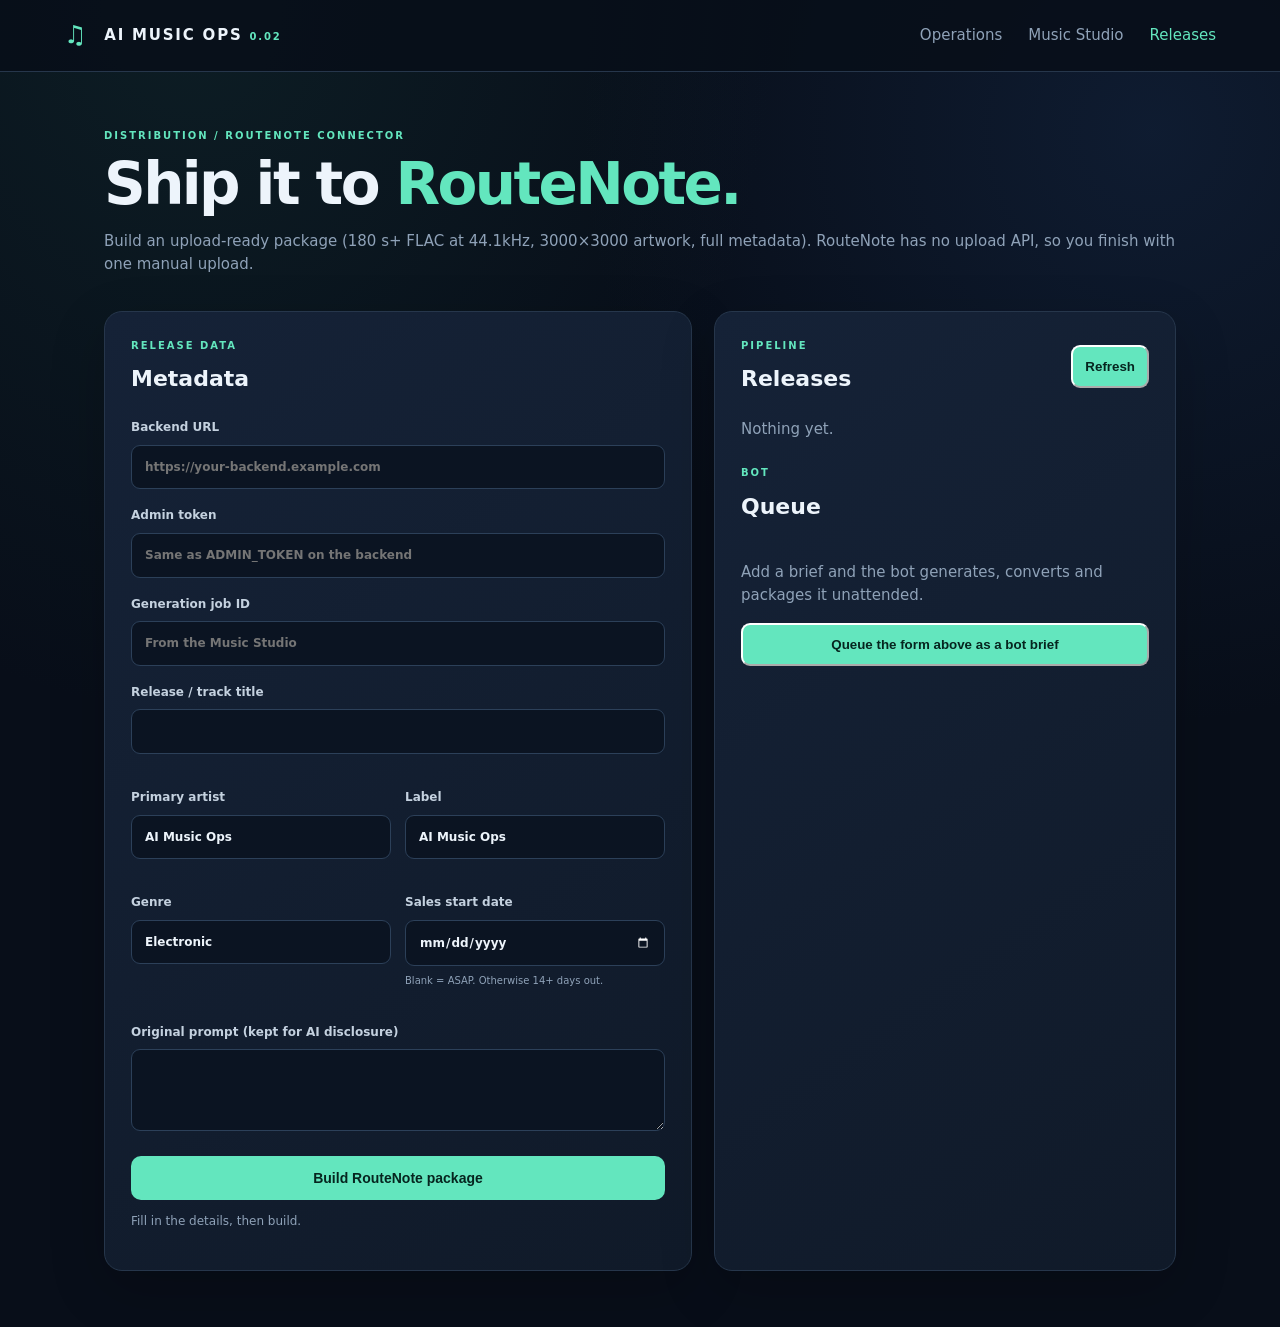
<file: releases.html>
<!doctype html>
<html lang="en">
<head>
  <meta charset="utf-8">
  <meta name="viewport" content="width=device-width,initial-scale=1">
  <meta name="theme-color" content="#0b1220">
  <title>AI Music Ops — RouteNote Releases</title>
  <link rel="stylesheet" href="music-studio.css">
</head>
<body>
  <header class="topbar">
    <a class="brand" href="index.html"><span class="brand-mark">♫</span> AI MUSIC OPS <small>0.02</small></a>
    <nav><a href="index.html">Operations</a><a href="music-studio.html">Music Studio</a><a class="active" href="releases.html">Releases</a></nav>
  </header>
  <main class="shell">
    <section class="intro">
      <p class="eyebrow">DISTRIBUTION / ROUTENOTE CONNECTOR</p>
      <h1>Ship it to <span>RouteNote.</span></h1>
      <p>Build an upload-ready package (180 s+ FLAC at 44.1kHz, 3000×3000 artwork, full metadata). RouteNote has no upload API, so you finish with one manual upload.</p>
    </section>
    <section class="studio-grid">
      <form id="rel-form" class="panel">
        <div class="panel-heading"><div><p class="eyebrow">RELEASE DATA</p><h2>Metadata</h2></div></div>
        <label>Backend URL<input id="api-base" type="url" placeholder="https://your-backend.example.com"></label>
        <label>Admin token<input id="token" type="password" autocomplete="off" placeholder="Same as ADMIN_TOKEN on the backend"></label>
        <label>Generation job ID<input id="job-id" required placeholder="From the Music Studio"></label>
        <label>Release / track title<input id="title" required maxlength="120"></label>
        <div class="two-col">
          <label>Primary artist<input id="artist" required value="AI Music Ops"></label>
          <label>Label<input id="label" value="AI Music Ops"></label>
        </div>
        <div class="two-col">
          <label>Genre<input id="genre" value="Electronic"></label>
          <label>Sales start date<input id="release-date" type="date"><small>Blank = ASAP. Otherwise 14+ days out.</small></label>
        </div>
        <label>Original prompt (kept for AI disclosure)<textarea id="prompt" rows="3"></textarea></label>
        <p id="health-note" class="muted"></p>
        <button class="primary" type="submit">Build RouteNote package</button>
        <p id="notice" class="notice" role="status">Fill in the details, then build.</p>
      </form>
      <aside class="panel result-panel">
        <div class="panel-heading"><div><p class="eyebrow">PIPELINE</p><h2>Releases</h2></div><button id="refresh" type="button" class="download">Refresh</button></div>
        <div id="list" class="muted">Nothing yet.</div>
        <div class="panel-heading" style="margin-top:1.5rem"><div><p class="eyebrow">BOT</p><h2>Queue</h2></div></div>
        <p class="muted">Add a brief and the bot generates, converts and packages it unattended.</p>
        <div id="queue" class="muted"></div>
        <button id="queue-add" type="button" class="download">Queue the form above as a bot brief</button>
      </aside>
    </section>
  </main>
  <script src="releases.js" defer></script>
</body>
</html>
</file>
<file: music-studio.css>
*{box-sizing:border-box} :root{color-scheme:dark;--bg:#080e19;--panel:#111c2d;--line:#26364b;--text:#edf4fb;--muted:#8fa2b8;--mint:#63e6be;--blue:#74b8ff}body{margin:0;background:radial-gradient(ellipse at 15% 0%,#163c3b55,transparent 38%),radial-gradient(ellipse at 90% 10%,#1c376055,transparent 35%),var(--bg);color:var(--text);font:15px/1.55 Inter,ui-sans-serif,system-ui,sans-serif}.topbar{height:72px;border-bottom:1px solid var(--line);display:flex;align-items:center;justify-content:space-between;padding:0 max(5vw,22px);background:#080e19dd}.brand{font-weight:800;letter-spacing:.12em;color:var(--text);text-decoration:none}.brand small{color:var(--mint);font-size:10px}.brand-mark{color:var(--mint);font-size:25px;vertical-align:middle;margin-right:9px}.topbar nav{display:flex;gap:26px}.topbar nav a{color:var(--muted);text-decoration:none}.topbar nav a.active{color:var(--mint)}.shell{max-width:1120px;margin:auto;padding:56px 24px}.intro{margin-bottom:34px}.eyebrow{font-size:10px;letter-spacing:.2em;color:var(--mint);font-weight:800;margin:0 0 9px}.intro h1{font-size:clamp(34px,6vw,58px);letter-spacing:-.045em;line-height:1.08;margin:0}.intro h1 span{color:var(--mint)}.intro>p:last-child,.muted{color:var(--muted)}.studio-grid{display:grid;grid-template-columns:1.12fr .88fr;gap:22px}.panel{background:linear-gradient(145deg,#152237,#101a29);border:1px solid var(--line);border-radius:18px;padding:26px;box-shadow:0 18px 55px #0003}.panel-heading{display:flex;align-items:center;justify-content:space-between;margin-bottom:22px}.panel-heading h2{margin:0;font-size:22px}.step,.status{font-size:10px;letter-spacing:.12em;color:var(--muted)}label{display:block;font-size:12px;color:#c4d1df;font-weight:650;margin:17px 0}input,textarea,select{display:block;width:100%;margin-top:8px;padding:12px 13px;background:#0b1422;border:1px solid #2c4059;border-radius:9px;color:var(--text);font:inherit;outline:none}input:focus,textarea:focus,select:focus{border-color:var(--mint)}textarea{resize:vertical}.two-col{display:grid;grid-template-columns:1fr 1fr;gap:14px}.range-label strong{float:right;color:var(--mint)}input[type=range]{padding:0;accent-color:var(--mint)}label small{display:block;color:var(--muted);font-weight:400;margin-top:7px}.primary{width:100%;padding:14px;border:0;border-radius:10px;background:var(--mint);color:#06251f;font-weight:850;font-size:14px;cursor:pointer;margin-top:8px}.primary:disabled{opacity:.55;cursor:wait}.notice{color:var(--muted);font-size:12px;min-height:20px}.result-panel{display:flex;flex-direction:column}.status{border:1px solid #34516a;border-radius:20px;padding:6px 10px;color:var(--blue)}.artwork{height:230px;border-radius:13px;background:radial-gradient(circle at 50% 45%,#4a9d8b66,transparent 38%),linear-gradient(135deg,#182d43,#0c1725);border:1px solid #30435b;display:flex;flex-direction:column;align-items:center;justify-content:center;position:relative;overflow:hidden}.soundwave{font-size:94px;color:var(--mint);text-shadow:0 0 35px #63e6be88}.art-caption{font-size:9px;letter-spacing:.24em;text-align:center;color:#9db3c8}.art-caption strong{color:#fff}.result-panel h3{font-size:20px;margin:20px 0 2px}.result-panel audio{width:100%;margin:18px 0}.download{display:block;text-align:center;color:#06251f;background:var(--mint);border-radius:9px;padding:12px;text-decoration:none;font-weight:800}.job-meta{display:flex;justify-content:space-between;border-top:1px solid var(--line);padding:12px 0;font-size:11px;margin-top:12px}.job-meta span{color:var(--muted);letter-spacing:.12em}.job-meta strong{font-weight:600}footer{color:var(--muted);font-size:11px;margin-top:35px;display:flex;justify-content:space-between}footer a{color:var(--mint)}[hidden]{display:none!important}@media(max-width:760px){.shell{padding:38px 16px}.studio-grid{grid-template-columns:1fr}.panel{padding:20px}.topbar{padding:0 16px}.topbar nav{gap:13px;font-size:12px}.two-col{gap:9px}}
.integration-settings{border:1px solid var(--line);border-radius:10px;padding:12px 14px;margin:18px 0;color:var(--muted)}.integration-settings summary{cursor:pointer;color:var(--mint);font-weight:750;font-size:12px}.integration-settings .primary{margin:4px 0}.result-panel .primary{margin-top:12px}.result-panel .primary:disabled{opacity:.45}
</file>
